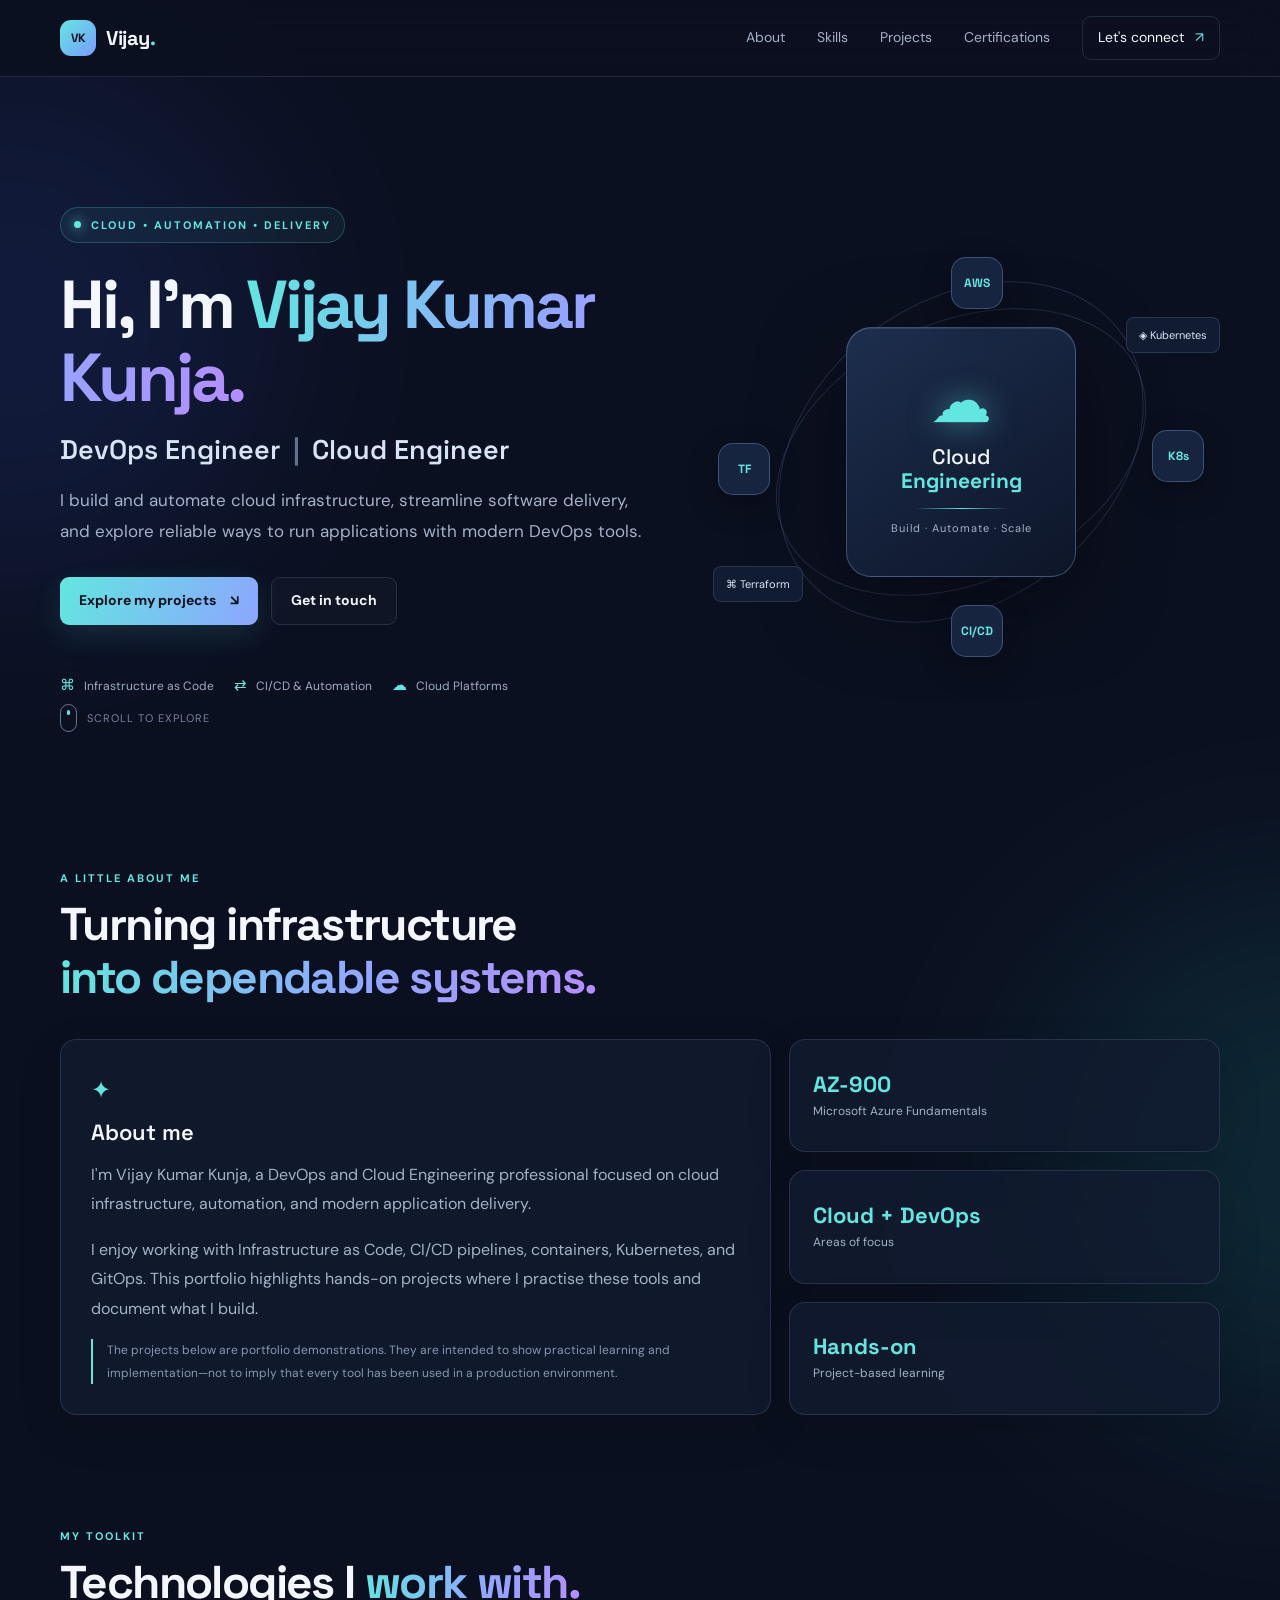
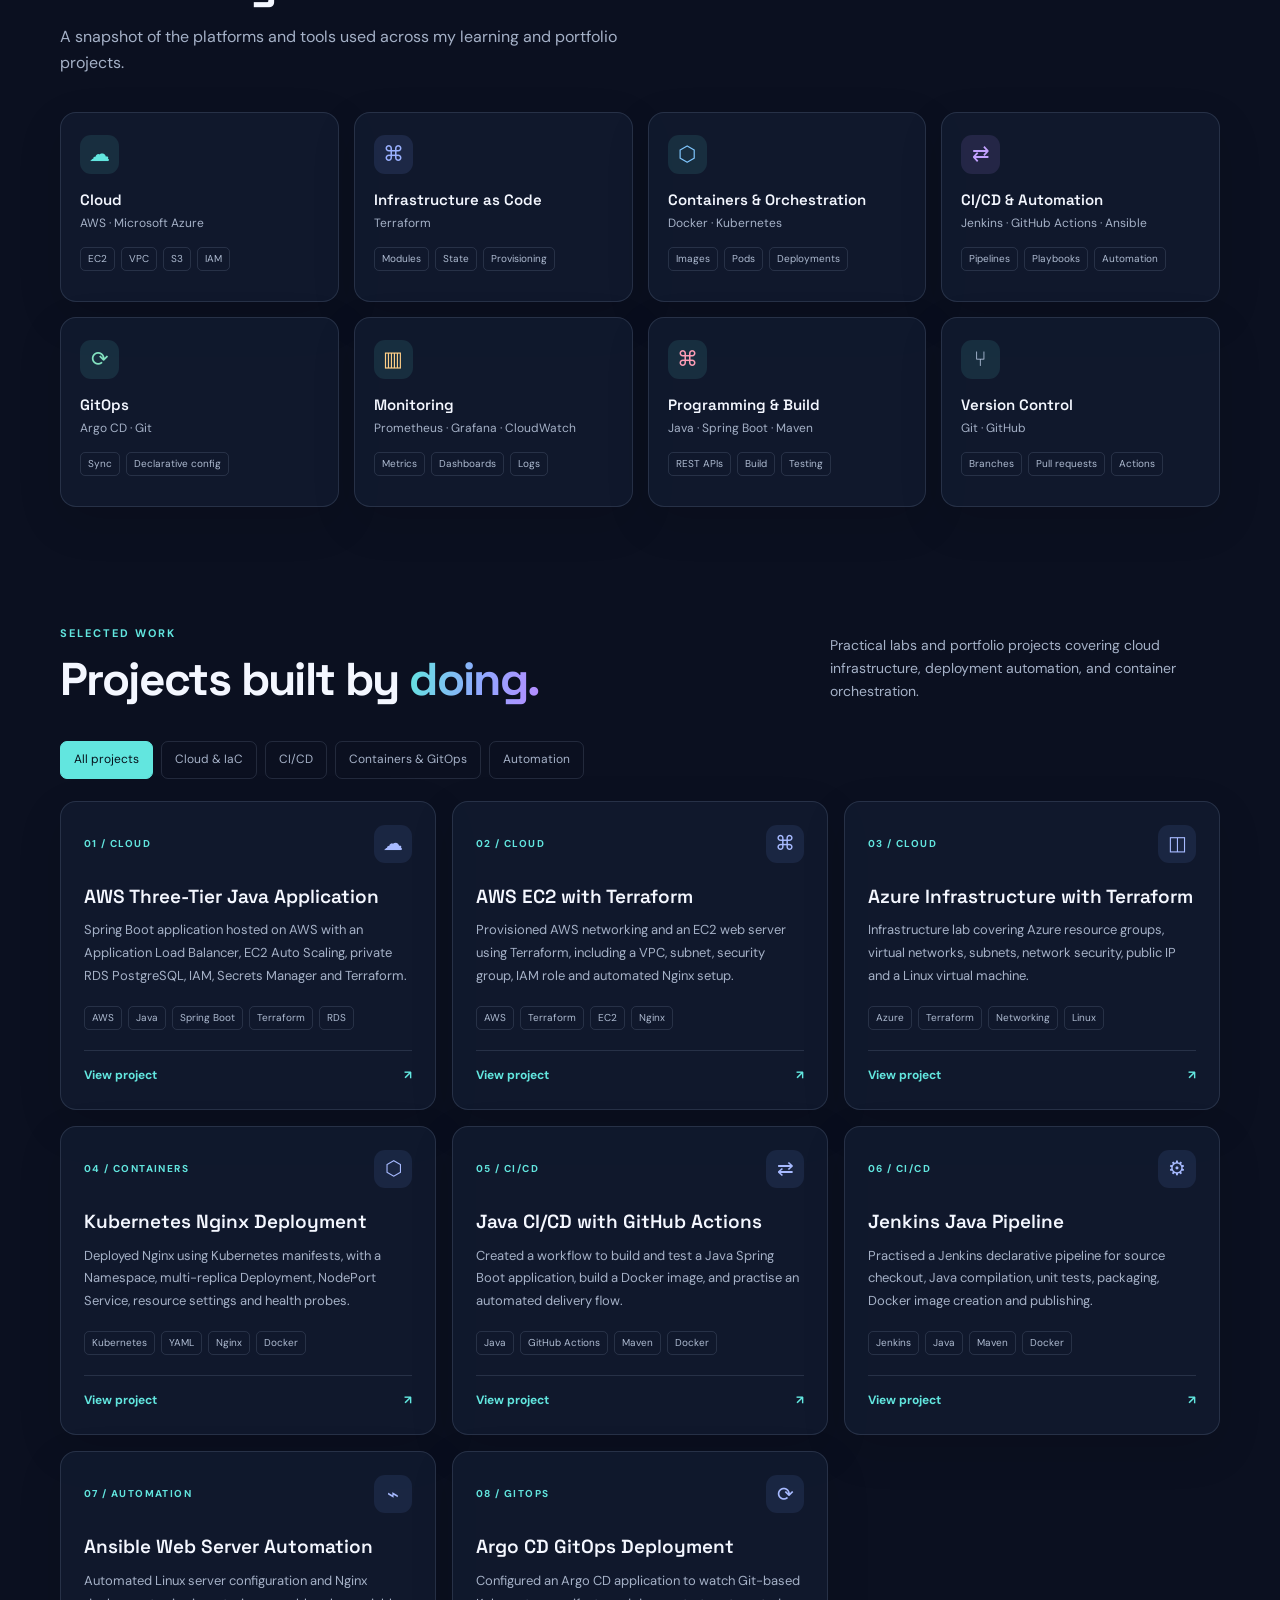
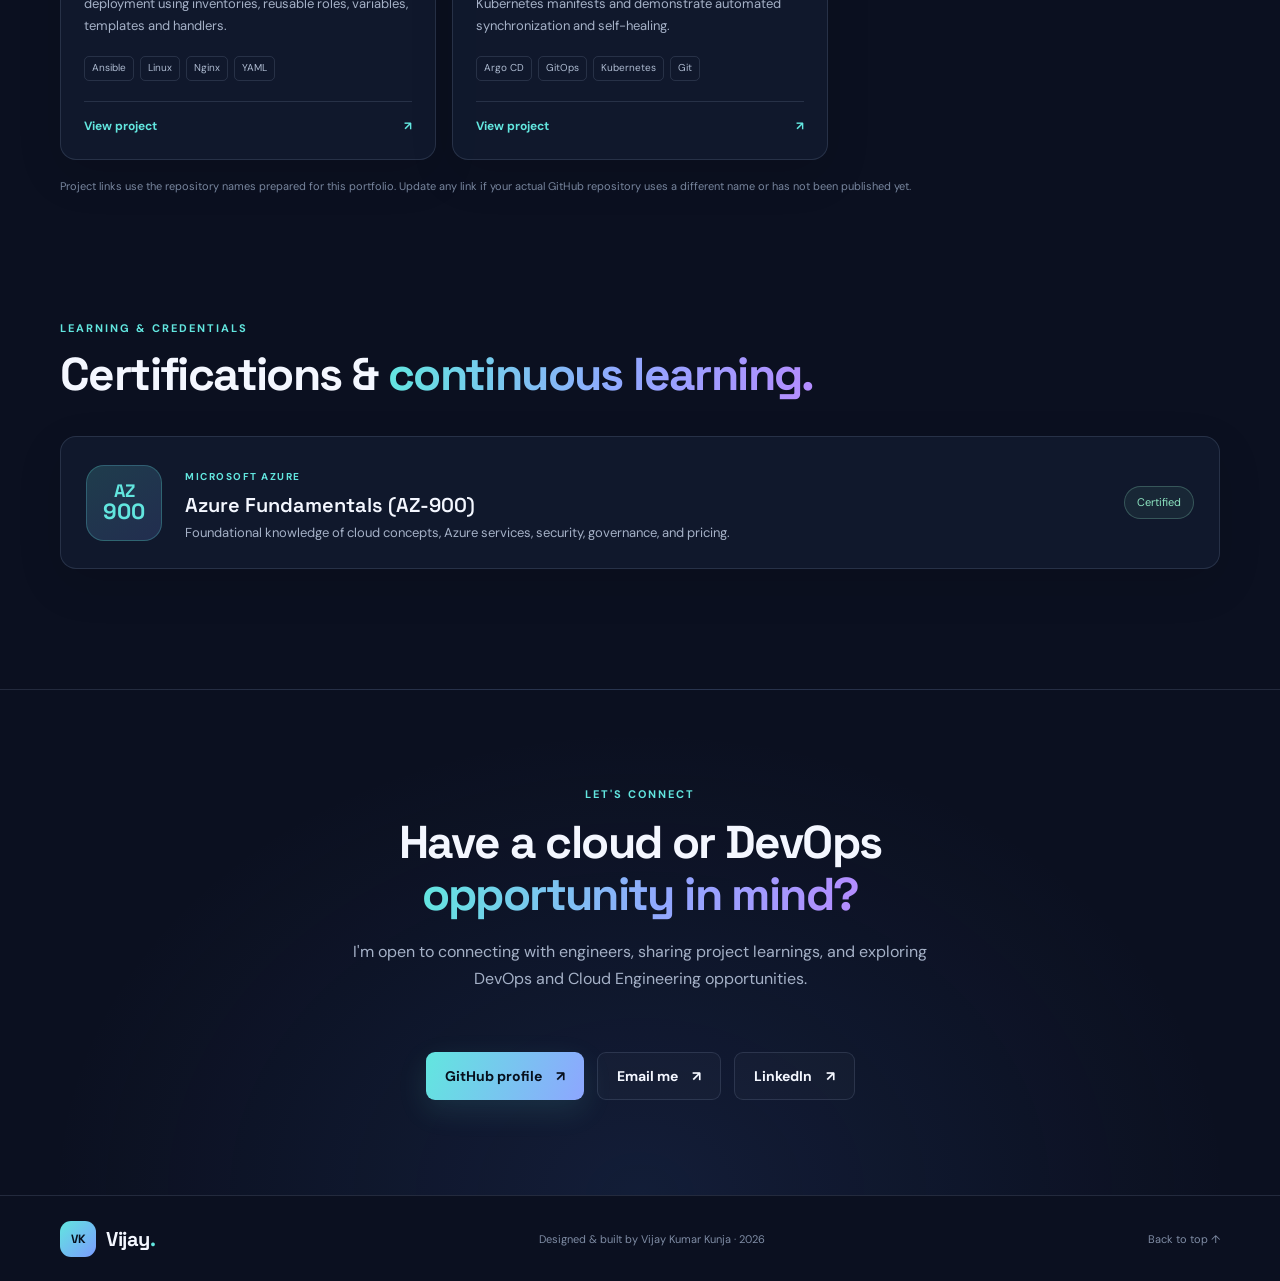
<file: index.html>
<!DOCTYPE html>
<html lang="en">
<head>
  <meta charset="UTF-8">
  <meta name="viewport" content="width=device-width, initial-scale=1.0">
  <meta name="description" content="Vijay Kumar Kunja — DevOps and Cloud Engineer portfolio. Explore cloud infrastructure, automation, CI/CD, containers, and GitOps projects.">
  <meta name="theme-color" content="#0b1020">
  <title>Vijay Kumar Kunja | DevOps & Cloud Engineer</title>
  <link rel="preconnect" href="https://fonts.googleapis.com">
  <link rel="preconnect" href="https://fonts.gstatic.com" crossorigin>
  <link href="https://fonts.googleapis.com/css2?family=DM+Sans:wght@400;500;600;700&family=Space+Grotesk:wght@500;600;700&display=swap" rel="stylesheet">
  <link rel="stylesheet" href="style.css">
</head>
<body>
  <div class="page-glow glow-one"></div>
  <div class="page-glow glow-two"></div>

  <header class="site-header">
    <nav class="nav container" aria-label="Main navigation">
      <a class="brand" href="#home" aria-label="Vijay Kumar Kunja home"><span class="brand-mark">VK</span><span>Vijay<span class="brand-dot">.</span></span></a>
      <button class="menu-toggle" id="menuToggle" aria-label="Open navigation" aria-expanded="false">
        <span></span><span></span><span></span>
      </button>
      <div class="nav-links" id="navLinks">
        <a href="#about">About</a>
        <a href="#skills">Skills</a>
        <a href="#projects">Projects</a>
        <a href="#certifications">Certifications</a>
        <a href="#contact" class="nav-cta">Let's connect <span>↗</span></a>
      </div>
    </nav>
  </header>

  <main>
    <section class="hero section container" id="home">
      <div class="hero-copy">
        <div class="eyebrow"><span class="status-dot"></span> CLOUD • AUTOMATION • DELIVERY</div>
        <h1>Hi, I'm <span class="gradient-text">Vijay Kumar Kunja.</span></h1>
        <h2>DevOps Engineer <span class="muted-separator">|</span> Cloud Engineer</h2>
        <p class="hero-description">I build and automate cloud infrastructure, streamline software delivery, and explore reliable ways to run applications with modern DevOps tools.</p>
        <div class="hero-actions">
          <a class="button button-primary" href="#projects">Explore my projects <span>↘</span></a>
          <a class="button button-secondary" href="#contact">Get in touch</a>
        </div>
        <div class="hero-meta">
          <span><span class="meta-icon">⌘</span> Infrastructure as Code</span>
          <span><span class="meta-icon">⇄</span> CI/CD & Automation</span>
          <span><span class="meta-icon">☁</span> Cloud Platforms</span>
        </div>
      </div>
      <div class="hero-visual" aria-label="Cloud and DevOps technology illustration">
        <div class="orbit orbit-a"></div><div class="orbit orbit-b"></div>
        <div class="orbit-node node-top">AWS</div>
        <div class="orbit-node node-left">TF</div>
        <div class="orbit-node node-right">K8s</div>
        <div class="orbit-node node-bottom">CI/CD</div>
        <div class="core-card">
          <div class="core-cloud">☁</div>
          <div class="core-title">Cloud<br><strong>Engineering</strong></div>
          <div class="core-line"></div>
          <div class="core-caption">Build · Automate · Scale</div>
        </div>
        <div class="visual-chip chip-one">⌘ Terraform</div>
        <div class="visual-chip chip-two">◈ Kubernetes</div>
      </div>
      <a class="scroll-cue" href="#about"><span></span> Scroll to explore</a>
    </section>

    <section class="section container" id="about">
      <div class="section-heading">
        <p class="section-kicker">A LITTLE ABOUT ME</p>
        <h2>Turning infrastructure<br><span class="gradient-text">into dependable systems.</span></h2>
      </div>
      <div class="about-grid">
        <div class="about-main panel">
          <div class="panel-icon">✦</div>
          <h3>About me</h3>
          <p>I'm Vijay Kumar Kunja, a DevOps and Cloud Engineering professional focused on cloud infrastructure, automation, and modern application delivery.</p>
          <p>I enjoy working with Infrastructure as Code, CI/CD pipelines, containers, Kubernetes, and GitOps. This portfolio highlights hands-on projects where I practise these tools and document what I build.</p>
          <p class="note">The projects below are portfolio demonstrations. They are intended to show practical learning and implementation—not to imply that every tool has been used in a production environment.</p>
        </div>
        <div class="about-side">
          <div class="stat-card panel"><span class="stat-value">AZ-900</span><span class="stat-label">Microsoft Azure Fundamentals</span></div>
          <div class="stat-card panel"><span class="stat-value">Cloud + DevOps</span><span class="stat-label">Areas of focus</span></div>
          <div class="stat-card panel"><span class="stat-value">Hands-on</span><span class="stat-label">Project-based learning</span></div>
        </div>
      </div>
    </section>

    <section class="section container" id="skills">
      <div class="section-heading">
        <p class="section-kicker">MY TOOLKIT</p>
        <h2>Technologies I <span class="gradient-text">work with.</span></h2>
        <p class="section-intro">A snapshot of the platforms and tools used across my learning and portfolio projects.</p>
      </div>
      <div class="skills-grid">
        <article class="skill-card panel"><div class="skill-icon aws">☁</div><h3>Cloud</h3><p>AWS · Microsoft Azure</p><div class="skill-tags"><span>EC2</span><span>VPC</span><span>S3</span><span>IAM</span></div></article>
        <article class="skill-card panel"><div class="skill-icon iac">⌘</div><h3>Infrastructure as Code</h3><p>Terraform</p><div class="skill-tags"><span>Modules</span><span>State</span><span>Provisioning</span></div></article>
        <article class="skill-card panel"><div class="skill-icon containers">⬡</div><h3>Containers & Orchestration</h3><p>Docker · Kubernetes</p><div class="skill-tags"><span>Images</span><span>Pods</span><span>Deployments</span></div></article>
        <article class="skill-card panel"><div class="skill-icon cicd">⇄</div><h3>CI/CD & Automation</h3><p>Jenkins · GitHub Actions · Ansible</p><div class="skill-tags"><span>Pipelines</span><span>Playbooks</span><span>Automation</span></div></article>
        <article class="skill-card panel"><div class="skill-icon gitops">⟳</div><h3>GitOps</h3><p>Argo CD · Git</p><div class="skill-tags"><span>Sync</span><span>Declarative config</span></div></article>
        <article class="skill-card panel"><div class="skill-icon monitor">▥</div><h3>Monitoring</h3><p>Prometheus · Grafana · CloudWatch</p><div class="skill-tags"><span>Metrics</span><span>Dashboards</span><span>Logs</span></div></article>
        <article class="skill-card panel"><div class="skill-icon code">⌘</div><h3>Programming & Build</h3><p>Java · Spring Boot · Maven</p><div class="skill-tags"><span>REST APIs</span><span>Build</span><span>Testing</span></div></article>
        <article class="skill-card panel"><div class="skill-icon scm">⑂</div><h3>Version Control</h3><p>Git · GitHub</p><div class="skill-tags"><span>Branches</span><span>Pull requests</span><span>Actions</span></div></article>
      </div>
    </section>

    <section class="section container" id="projects">
      <div class="section-heading projects-heading">
        <div><p class="section-kicker">SELECTED WORK</p><h2>Projects built by <span class="gradient-text">doing.</span></h2></div>
        <p class="section-intro">Practical labs and portfolio projects covering cloud infrastructure, deployment automation, and container orchestration.</p>
      </div>
      <div class="project-filters" role="group" aria-label="Filter projects">
        <button class="filter-button active" data-filter="all">All projects</button>
        <button class="filter-button" data-filter="cloud">Cloud & IaC</button>
        <button class="filter-button" data-filter="cicd">CI/CD</button>
        <button class="filter-button" data-filter="containers">Containers & GitOps</button>
        <button class="filter-button" data-filter="automation">Automation</button>
      </div>
      <div class="projects-grid" id="projectsGrid">
        <article class="project-card panel" data-category="cloud">
          <div class="project-top"><span class="project-number">01 / CLOUD</span><span class="project-symbol">☁</span></div>
          <h3>AWS Three-Tier Java Application</h3>
          <p>Spring Boot application hosted on AWS with an Application Load Balancer, EC2 Auto Scaling, private RDS PostgreSQL, IAM, Secrets Manager and Terraform.</p>
          <div class="project-tags"><span>AWS</span><span>Java</span><span>Spring Boot</span><span>Terraform</span><span>RDS</span></div>
          <a class="project-link" href="https://github.com/vijaycloudops/aws-three-tier-java-project" target="_blank" rel="noreferrer">View project <span>↗</span></a>
        </article>
        <article class="project-card panel" data-category="cloud">
          <div class="project-top"><span class="project-number">02 / CLOUD</span><span class="project-symbol">⌘</span></div>
          <h3>AWS EC2 with Terraform</h3>
          <p>Provisioned AWS networking and an EC2 web server using Terraform, including a VPC, subnet, security group, IAM role and automated Nginx setup.</p>
          <div class="project-tags"><span>AWS</span><span>Terraform</span><span>EC2</span><span>Nginx</span></div>
          <a class="project-link" href="https://github.com/vijaycloudops/terraform-aws-ec2-nginx" target="_blank" rel="noreferrer">View project <span>↗</span></a>
        </article>
        <article class="project-card panel" data-category="cloud">
          <div class="project-top"><span class="project-number">03 / CLOUD</span><span class="project-symbol">◫</span></div>
          <h3>Azure Infrastructure with Terraform</h3>
          <p>Infrastructure lab covering Azure resource groups, virtual networks, subnets, network security, public IP and a Linux virtual machine.</p>
          <div class="project-tags"><span>Azure</span><span>Terraform</span><span>Networking</span><span>Linux</span></div>
          <a class="project-link" href="https://github.com/vijaycloudops/azure-terraform-infrastructure" target="_blank" rel="noreferrer">View project <span>↗</span></a>
        </article>
        <article class="project-card panel" data-category="containers">
          <div class="project-top"><span class="project-number">04 / CONTAINERS</span><span class="project-symbol">⬡</span></div>
          <h3>Kubernetes Nginx Deployment</h3>
          <p>Deployed Nginx using Kubernetes manifests, with a Namespace, multi-replica Deployment, NodePort Service, resource settings and health probes.</p>
          <div class="project-tags"><span>Kubernetes</span><span>YAML</span><span>Nginx</span><span>Docker</span></div>
          <a class="project-link" href="https://github.com/vijaycloudops/kubernetes-nginx-deployment" target="_blank" rel="noreferrer">View project <span>↗</span></a>
        </article>
        <article class="project-card panel" data-category="cicd">
          <div class="project-top"><span class="project-number">05 / CI/CD</span><span class="project-symbol">⇄</span></div>
          <h3>Java CI/CD with GitHub Actions</h3>
          <p>Created a workflow to build and test a Java Spring Boot application, build a Docker image, and practise an automated delivery flow.</p>
          <div class="project-tags"><span>Java</span><span>GitHub Actions</span><span>Maven</span><span>Docker</span></div>
          <a class="project-link" href="https://github.com/vijaycloudops/java-github-actions-cicd" target="_blank" rel="noreferrer">View project <span>↗</span></a>
        </article>
        <article class="project-card panel" data-category="cicd">
          <div class="project-top"><span class="project-number">06 / CI/CD</span><span class="project-symbol">⚙</span></div>
          <h3>Jenkins Java Pipeline</h3>
          <p>Practised a Jenkins declarative pipeline for source checkout, Java compilation, unit tests, packaging, Docker image creation and publishing.</p>
          <div class="project-tags"><span>Jenkins</span><span>Java</span><span>Maven</span><span>Docker</span></div>
          <a class="project-link" href="https://github.com/vijaycloudops/java-jenkins-pipeline" target="_blank" rel="noreferrer">View project <span>↗</span></a>
        </article>
        <article class="project-card panel" data-category="automation">
          <div class="project-top"><span class="project-number">07 / AUTOMATION</span><span class="project-symbol">⌁</span></div>
          <h3>Ansible Web Server Automation</h3>
          <p>Automated Linux server configuration and Nginx deployment using inventories, reusable roles, variables, templates and handlers.</p>
          <div class="project-tags"><span>Ansible</span><span>Linux</span><span>Nginx</span><span>YAML</span></div>
          <a class="project-link" href="https://github.com/vijaycloudops/ansible-webserver-automation" target="_blank" rel="noreferrer">View project <span>↗</span></a>
        </article>
        <article class="project-card panel" data-category="containers">
          <div class="project-top"><span class="project-number">08 / GITOPS</span><span class="project-symbol">⟳</span></div>
          <h3>Argo CD GitOps Deployment</h3>
          <p>Configured an Argo CD application to watch Git-based Kubernetes manifests and demonstrate automated synchronization and self-healing.</p>
          <div class="project-tags"><span>Argo CD</span><span>GitOps</span><span>Kubernetes</span><span>Git</span></div>
          <a class="project-link" href="https://github.com/vijaycloudops/argocd-nginx-gitops" target="_blank" rel="noreferrer">View project <span>↗</span></a>
        </article>
      </div>
      <p class="projects-footnote">Project links use the repository names prepared for this portfolio. Update any link if your actual GitHub repository uses a different name or has not been published yet.</p>
    </section>

    <section class="section container" id="certifications">
      <div class="section-heading">
        <p class="section-kicker">LEARNING & CREDENTIALS</p>
        <h2>Certifications & <span class="gradient-text">continuous learning.</span></h2>
      </div>
      <div class="cert-card panel">
        <div class="cert-badge">AZ<br><span>900</span></div>
        <div class="cert-copy"><span class="cert-label">MICROSOFT AZURE</span><h3>Azure Fundamentals (AZ-900)</h3><p>Foundational knowledge of cloud concepts, Azure services, security, governance, and pricing.</p></div>
        <span class="cert-status">Certified</span>
      </div>
      
    </section>

    <section class="contact-section" id="contact">
      <div class="container contact-inner">
        <p class="section-kicker">LET'S CONNECT</p>
        <h2>Have a cloud or DevOps<br><span class="gradient-text">opportunity in mind?</span></h2>
        <p class="contact-text">I'm open to connecting with engineers, sharing project learnings, and exploring DevOps and Cloud Engineering opportunities.</p>
        <div class="contact-actions">
  <div class="contact-actions">

  <a class="button button-primary"
     href="https://github.com/vijaycloudops"
     target="_blank" rel="noopener noreferrer">
    GitHub profile <span>↗</span>
  </a>

  <a class="button button-secondary"
     href="https://mail.google.com/mail/?view=cm&fs=1&to=vijaykumardevi9@gmail.com"
     target="_blank" rel="noopener noreferrer">
    Email me <span>↗</span>
  </a>

  <a class="button button-secondary"
     href="https://www.linkedin.com/in/vijay-kumar-kunja/"
     target="_blank" rel="noopener noreferrer">
    LinkedIn <span>↗</span>
  </a>

</div>
      </div>
    </section>
  </main>

  <footer class="footer">
    <div class="container footer-inner"><a class="brand" href="#home"><span class="brand-mark">VK</span><span>Vijay<span class="brand-dot">.</span></span></a><p>Designed & built by Vijay Kumar Kunja · <span id="year"></span></p><a href="#home" class="back-top">Back to top ↑</a></div>
  </footer>
  <script src="script.js"></script>
</body>
</html>
</file>
<file: style.css>
:root {
  --bg: #0b1020; --bg-soft: #10182c; --panel: rgba(18, 27, 48, .82);
  --text: #f4f7ff; --muted: #a5b1c7; --line: rgba(162, 180, 211, .16);
  --cyan: #62e6df; --blue: #7b9cff; --purple: #b58cff;
  --font: "DM Sans", sans-serif; --display: "Space Grotesk", sans-serif;
}
* { box-sizing: border-box; }
html { scroll-behavior: smooth; scroll-padding-top: 90px; }
body { margin: 0; background: var(--bg); color: var(--text); font-family: var(--font); line-height: 1.65; overflow-x: hidden; }
a { color: inherit; text-decoration: none; }
button { font: inherit; }
.container { width: min(1160px, calc(100% - 48px)); margin: 0 auto; }
.page-glow { position: absolute; width: 520px; height: 520px; border-radius: 50%; filter: blur(110px); opacity: .12; pointer-events: none; z-index: -1; }
.glow-one { background: #4169ff; top: 60px; left: -250px; }
.glow-two { background: #25c9c3; top: 900px; right: -280px; }
.site-header { position: sticky; top: 0; z-index: 20; backdrop-filter: blur(18px); background: rgba(11,16,32,.82); border-bottom: 1px solid var(--line); }
.nav { height: 76px; display: flex; align-items: center; justify-content: space-between; }
.brand { display: inline-flex; align-items: center; gap: 10px; font: 700 20px var(--display); letter-spacing: -.5px; }
.brand-mark { display: grid; place-items: center; width: 36px; height: 36px; border-radius: 11px; color: #07101d; font-size: 12px; background: linear-gradient(135deg,var(--cyan),var(--blue)); }
.brand-dot { color: var(--cyan); }
.nav-links { display: flex; align-items: center; gap: 32px; color: var(--muted); font-size: 14px; }
.nav-links a:hover { color: var(--text); }
.nav-cta { color: var(--text) !important; border: 1px solid var(--line); padding: 9px 15px; border-radius: 9px; }
.nav-cta span { color: var(--cyan); margin-left: 7px; }
.menu-toggle { display: none; background: none; border: 0; padding: 8px; }
.menu-toggle span { display: block; width: 24px; height: 2px; margin: 5px; background: white; }
.section { padding-top: 112px; }
.hero { min-height: 680px; display: grid; grid-template-columns: 1.08fr .92fr; align-items: center; gap: 35px; position: relative; padding-top: 70px; }
.eyebrow,.section-kicker { color: var(--cyan); font-size: 11px; font-weight: 700; letter-spacing: 2px; }
.eyebrow { display: inline-flex; align-items: center; gap: 10px; padding: 8px 13px; border: 1px solid rgba(98,230,223,.22); background: rgba(98,230,223,.06); border-radius: 99px; }
.status-dot { width: 7px; height: 7px; border-radius: 50%; background: var(--cyan); box-shadow: 0 0 12px var(--cyan); }
h1,h2,h3,p { margin-top: 0; }
h1 { font: 700 clamp(42px,5.3vw,68px)/1.08 var(--display); letter-spacing: -3px; margin: 25px 0 18px; max-width: 700px; }
.gradient-text { background: linear-gradient(100deg,var(--cyan),#91a8ff 55%,var(--purple)); -webkit-background-clip: text; background-clip: text; color: transparent; }
.hero h2 { font: 600 clamp(20px,2.4vw,27px) var(--display); color: #d9e3f6; margin-bottom: 18px; }
.muted-separator { color: #64728e; padding: 0 5px; }
.hero-description { color: var(--muted); max-width: 600px; font-size: 17px; line-height: 1.8; }
.hero-actions,.contact-actions { display: flex; flex-wrap: wrap; gap: 13px; margin-top: 30px; }
.button { display: inline-flex; justify-content: center; align-items: center; gap: 14px; min-height: 48px; padding: 0 19px; border-radius: 9px; font-weight: 700; font-size: 14px; transition: transform .2s, box-shadow .2s, border-color .2s; }
.button:hover { transform: translateY(-3px); }
.button-primary { background: linear-gradient(110deg,var(--cyan),#8da6ff); color: #07101d; box-shadow: 0 10px 30px rgba(98,230,223,.12); }
.button-secondary { border: 1px solid var(--line); background: rgba(255,255,255,.025); color: var(--text); }
.button-secondary:hover { border-color: rgba(98,230,223,.5); }
.hero-meta { display: flex; flex-wrap: wrap; gap: 20px; margin-top: 48px; color: #9eabc1; font-size: 12px; }
.meta-icon { color: var(--cyan); margin-right: 6px; font-size: 15px; }
.hero-visual { min-height: 440px; position: relative; display: grid; place-items: center; }
.orbit { position: absolute; border: 1px solid rgba(137,164,218,.19); border-radius: 50%; transform: rotate(-25deg); }
.orbit-a { width: 390px; height: 260px; }
.orbit-b { width: 300px; height: 400px; transform: rotate(52deg); }
.core-card { position: relative; z-index: 2; width: 230px; height: 250px; border-radius: 25px; display: flex; flex-direction: column; align-items: center; justify-content: center; background: linear-gradient(145deg,rgba(30,48,80,.96),rgba(14,22,41,.97)); border: 1px solid rgba(142,174,235,.35); box-shadow: 0 25px 90px rgba(0,0,0,.4), inset 0 1px rgba(255,255,255,.1); }
.core-cloud { color: var(--cyan); font-size: 62px; line-height: 1.1; text-shadow: 0 0 30px rgba(98,230,223,.5); }
.core-title { font: 500 21px/1.15 var(--display); text-align: center; margin-top: 10px; }
.core-title strong { color: var(--cyan); }
.core-line { height: 1px; width: 95px; background: linear-gradient(90deg,transparent,var(--cyan),transparent); margin: 15px 0 10px; }
.core-caption { color: var(--muted); font-size: 11px; letter-spacing: 1px; }
.orbit-node { position: absolute; z-index: 3; width: 52px; height: 52px; display: grid; place-items: center; border-radius: 15px; font: 700 12px var(--display); background: #172440; border: 1px solid rgba(137,164,218,.35); color: var(--cyan); box-shadow: 0 10px 30px rgba(0,0,0,.3); }
.node-top { top: 25px; left: 48%; }.node-left { left: 3%; top: 48%; }.node-right { right: 3%; top: 45%; }.node-bottom { bottom: 15px; left: 48%; }
.visual-chip { position: absolute; z-index: 4; font-size: 11px; color: #d7e2f7; padding: 8px 12px; background: #111c32; border: 1px solid var(--line); border-radius: 8px; }
.chip-one { left: 2%; bottom: 70px; }.chip-two { right: 0; top: 85px; }
.scroll-cue { position: absolute; bottom: 25px; left: 0; display: flex; align-items: center; gap: 10px; color: #76849e; font-size: 11px; letter-spacing: 1px; text-transform: uppercase; }
.scroll-cue span { height: 28px; width: 17px; border: 1px solid #667895; border-radius: 20px; position: relative; }
.scroll-cue span:after { content:""; position:absolute; top:5px; left:6px; width:3px; height:5px; border-radius:3px; background:var(--cyan); }
.section-heading { margin-bottom: 35px; }
.section-heading h2,.contact-inner h2 { font: 700 clamp(32px,4vw,46px)/1.15 var(--display); letter-spacing: -1.6px; margin: 10px 0 0; }
.section-intro { max-width: 620px; color: var(--muted); margin: 15px 0 0; }
.about-grid { display: grid; grid-template-columns: 1.65fr 1fr; gap: 18px; }
.panel { background: var(--panel); border: 1px solid var(--line); border-radius: 16px; box-shadow: 0 15px 45px rgba(0,0,0,.12); }
.about-main { padding: 30px; }
.panel-icon { color: var(--cyan); font-size: 24px; }
.about-main h3 { font: 600 22px var(--display); margin: 8px 0 14px; }
.about-main p { color: var(--muted); line-height: 1.85; }
.about-main .note { border-left: 2px solid var(--cyan); padding-left: 14px; font-size: 12px; color: #8796b0; margin-bottom: 0; }
.about-side { display: grid; gap: 18px; }
.stat-card { padding: 20px 23px; display: flex; flex-direction: column; justify-content: center; }
.stat-value { font: 700 22px var(--display); color: var(--cyan); }
.stat-label { font-size: 12px; color: var(--muted); margin-top: 4px; }
.skills-grid { display: grid; grid-template-columns: repeat(4,1fr); gap: 15px; }
.skill-card { padding: 22px 19px; min-height: 190px; transition: transform .2s,border-color .2s; }
.skill-card:hover,.project-card:hover { transform: translateY(-5px); border-color: rgba(98,230,223,.35); }
.skill-icon { width: 39px; height: 39px; display: grid; place-items: center; border-radius: 11px; font-size: 21px; margin-bottom: 16px; background: rgba(98,230,223,.1); color: var(--cyan); }
.skill-icon.iac { background: rgba(123,156,255,.12); color: #9ab1ff; }.skill-icon.containers { color: #80c7ff; }.skill-icon.cicd { color: #c3a2ff; background: rgba(181,140,255,.12); }.skill-icon.gitops { color: #83e3c0; }.skill-icon.monitor { color: #ffcf87; }.skill-icon.code { color: #ff9eb6; }.skill-icon.scm { color: #b2c2dc; }
.skill-card h3 { font: 600 15px var(--display); margin-bottom: 5px; }
.skill-card p { color: var(--muted); font-size: 12px; min-height: 20px; margin-bottom: 13px; }
.skill-tags,.project-tags { display: flex; flex-wrap: wrap; gap: 6px; }
.skill-tags span,.project-tags span { color: #aebbd1; border: 1px solid var(--line); border-radius: 5px; padding: 3px 7px; font-size: 10px; }
.projects-heading { display: flex; justify-content: space-between; align-items: end; gap: 25px; }
.projects-heading .section-intro { max-width: 390px; margin-bottom: 3px; font-size: 14px; }
.project-filters { display: flex; flex-wrap: wrap; gap: 8px; margin-bottom: 22px; }
.filter-button { border: 1px solid var(--line); border-radius: 7px; padding: 8px 13px; color: var(--muted); background: transparent; font-size: 12px; cursor: pointer; }
.filter-button:hover,.filter-button.active { color: #06121d; background: var(--cyan); border-color: var(--cyan); }
.projects-grid { display: grid; grid-template-columns: repeat(3,1fr); gap: 16px; }
.project-card { padding: 23px; display: flex; flex-direction: column; min-height: 300px; transition: transform .2s,border-color .2s; }
.project-card[hidden] { display: none; }
.project-top { display: flex; justify-content: space-between; align-items: center; margin-bottom: 22px; }
.project-number { font-size: 10px; color: var(--cyan); letter-spacing: 1.4px; font-weight: 700; }
.project-symbol { width: 38px; height: 38px; display: grid; place-items: center; border-radius: 11px; background: rgba(123,156,255,.1); color: #a7baff; font-size: 20px; }
.project-card h3 { font: 600 19px/1.3 var(--display); margin-bottom: 10px; }
.project-card p { color: var(--muted); font-size: 13px; line-height: 1.75; flex: 1; }
.project-tags { margin: 5px 0 20px; }
.project-link { color: var(--cyan); font-weight: 700; font-size: 12px; display: flex; justify-content: space-between; border-top: 1px solid var(--line); padding-top: 15px; }
.project-link:hover { color: white; }
.projects-footnote { color: #78869e; font-size: 11px; margin-top: 17px; }
.cert-card { display: flex; align-items: center; gap: 23px; padding: 25px; }
.cert-badge { flex: 0 0 76px; height: 76px; display: grid; place-content: center; text-align: center; border-radius: 18px; background: linear-gradient(145deg,rgba(98,230,223,.18),rgba(123,156,255,.17)); color: var(--cyan); font: 700 18px/1.05 var(--display); border: 1px solid rgba(98,230,223,.25); }
.cert-badge span { font-size: 22px; }
.cert-label { color: var(--cyan); letter-spacing: 1.5px; font-size: 10px; font-weight: 700; }
.cert-copy h3 { font: 600 20px var(--display); margin: 4px 0; }
.cert-copy p { color: var(--muted); font-size: 13px; margin: 0; }
.cert-status { margin-left: auto; white-space: nowrap; color: #8ee6c2; border: 1px solid rgba(142,230,194,.25); background: rgba(142,230,194,.07); border-radius: 30px; padding: 6px 12px; font-size: 11px; }
.cert-note { font-size: 12px; }
.contact-section { margin-top: 120px; padding: 95px 0; text-align: center; border-top: 1px solid var(--line); background: radial-gradient(ellipse at 50% 100%,rgba(62,103,190,.15),transparent 65%); }
.contact-inner h2 { margin-top: 12px; }
.contact-text { color: var(--muted); max-width: 580px; margin: 18px auto 0; }
.contact-actions { justify-content: center; }
.edit-reminder { margin-top: 20px; color: #77869f; font-size: 11px; }
.footer { border-top: 1px solid var(--line); }
.footer-inner { min-height: 85px; display: flex; align-items: center; justify-content: space-between; gap: 20px; }
.footer p,.back-top { color: #7f8ca4; font-size: 11px; margin: 0; }
.back-top:hover { color: var(--cyan); }

@media (max-width: 900px) {
  .hero { grid-template-columns: 1fr; padding-top: 90px; gap: 0; }
  .hero-visual { min-height: 390px; max-width: 560px; width: 100%; margin: 0 auto; }
  .scroll-cue { bottom: -5px; }
  .skills-grid { grid-template-columns: repeat(2,1fr); }
  .projects-grid { grid-template-columns: repeat(2,1fr); }
}
@media (max-width: 650px) {
  .container { width: min(100% - 34px,1160px); }
  .nav { height: 68px; }
  .menu-toggle { display: block; cursor: pointer; }
  .nav-links { display: none; position: absolute; top: 68px; left: 0; right: 0; padding: 20px 25px 25px; background: #10182c; border-bottom: 1px solid var(--line); flex-direction: column; align-items: stretch; gap: 17px; }
  .nav-links.open { display: flex; }
  .nav-cta { text-align: center; }
  .hero { min-height: auto; padding-top: 75px; padding-bottom: 65px; }
  h1 { letter-spacing: -2px; }
  .hero-description { font-size: 15px; }
  .hero-meta { gap: 12px; margin-top: 30px; }
  .hero-visual { min-height: 330px; transform: scale(.88); margin: -5px auto -10px; }
  .orbit-a { width: 330px; }.orbit-b { height: 340px; }
  .section { padding-top: 78px; }
  .about-grid { grid-template-columns: 1fr; }
  .about-side { grid-template-columns: 1fr 1fr; }
  .stat-card:last-child { grid-column: span 2; }
  .skills-grid,.projects-grid { grid-template-columns: 1fr; }
  .skill-card { min-height: auto; }
  .projects-heading { display: block; }
  .projects-heading .section-intro { margin-top: 14px; }
  .project-card { min-height: 270px; }
  .cert-card { align-items: flex-start; flex-wrap: wrap; }
  .cert-status { margin-left: 0; }
  .contact-section { margin-top: 80px; padding: 75px 0; }
  .contact-actions { flex-direction: column; }
  .footer-inner { padding: 22px 0; flex-wrap: wrap; }
  .footer p { order: 3; width: 100%; }
}
</file>
